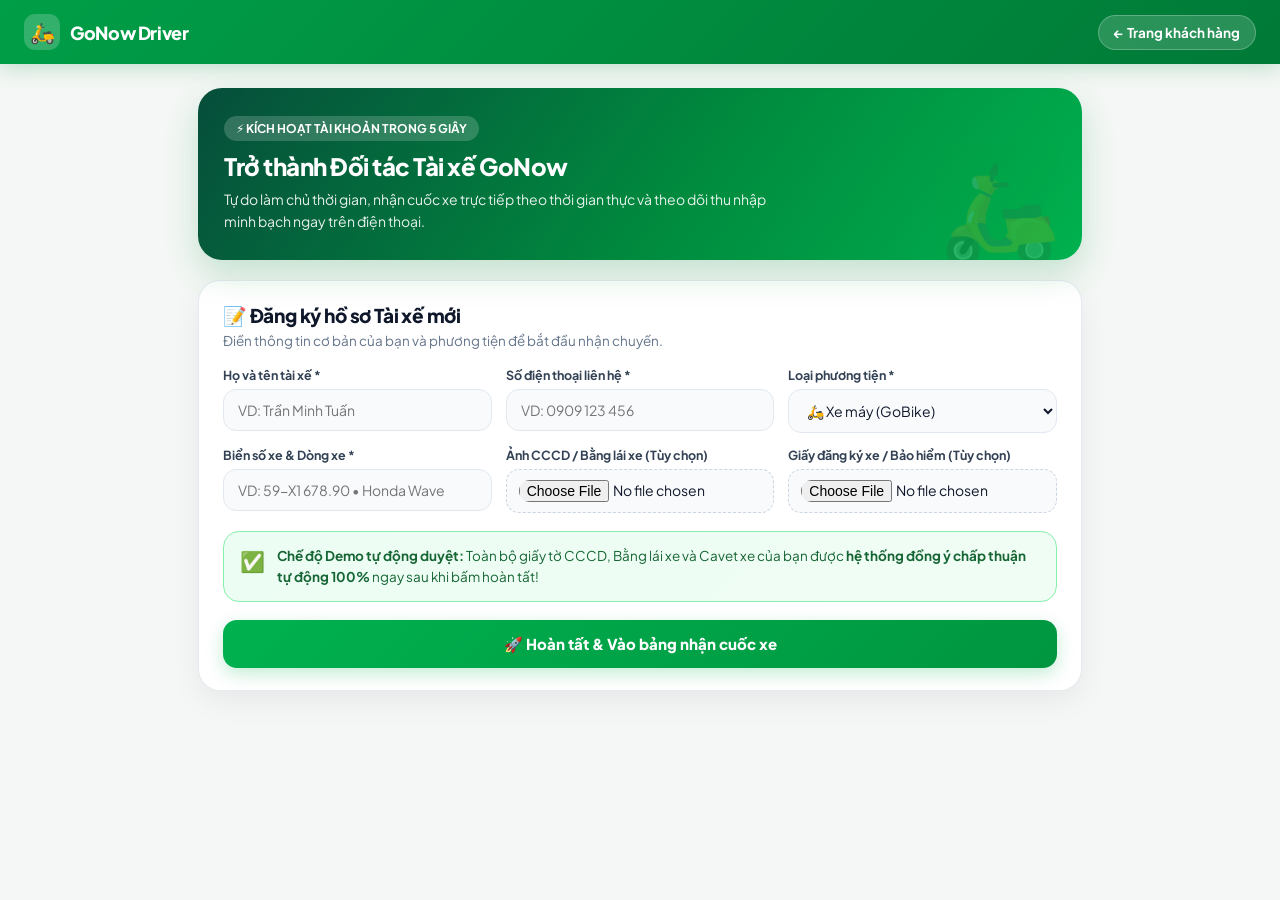
<file: driver.html>
<!DOCTYPE html>
<html lang="vi">
<head>
  <meta charset="UTF-8" />
  <meta name="viewport" content="width=device-width, initial-scale=1.0" />
  <title>GoNow Driver — Trung Tâm Đối Tác Tài Xế</title>
  <link rel="preconnect" href="https://fonts.googleapis.com">
  <link href="https://fonts.googleapis.com/css2?family=Plus+Jakarta+Sans:wght@400;500;600;700;800&display=swap" rel="stylesheet">
  <style>
    :root {
      --grn: #00b14f;
      --grn-dark: #008a3e;
      --grn-soft: #ecfdf3;
      --bg: #f4f7f5;
      --card: #ffffff;
      --ink: #0f172a;
      --muted: #64748b;
      --line: #e2e8f0;
      --shadow: 0 10px 30px rgba(15, 23, 42, 0.06);
    }
    * { box-sizing: border-box; font-family: 'Plus Jakarta Sans', system-ui, -apple-system, sans-serif; }
    body { margin: 0; background: var(--bg); color: var(--ink); -webkit-font-smoothing: antialiased; }

    /* Top Navigation */
    .topbar {
      background: linear-gradient(135deg, #009e47 0%, #007a37 100%);
      color: #fff;
      padding: 14px 24px;
      display: flex;
      justify-content: space-between;
      align-items: center;
      position: sticky;
      top: 0;
      z-index: 30;
      box-shadow: 0 4px 20px rgba(0, 138, 62, 0.22);
    }
    .brand { display: flex; align-items: center; gap: 10px; font-weight: 800; font-size: 18px; letter-spacing: -0.02em; }
    .brandIcon { width: 36px; height: 36px; border-radius: 11px; background: rgba(255,255,255,0.2); display: grid; place-items: center; font-size: 20px; }
    .backBtn {
      color: #fff; text-decoration: none; font-weight: 700; font-size: 13.5px;
      background: rgba(255,255,255,0.16); border: 1px solid rgba(255,255,255,0.25);
      padding: 8px 15px; border-radius: 999px; transition: 0.2s;
    }
    .backBtn:hover { background: rgba(255,255,255,0.28); }

    .wrap { max-width: 920px; margin: 24px auto; padding: 0 18px 80px; }

    /* Hero Banner cho trang Đăng ký */
    .heroBanner {
      background: linear-gradient(125deg, #064e3b 0%, #008a3e 55%, #00b14f 100%);
      border-radius: 24px;
      padding: 28px 26px;
      color: #fff;
      margin-bottom: 20px;
      position: relative;
      overflow: hidden;
      box-shadow: 0 14px 34px rgba(0, 138, 62, 0.2);
    }
    .heroBanner::after {
      content: "🛵";
      position: absolute;
      right: 22px;
      bottom: -10px;
      font-size: 96px;
      opacity: 0.16;
      pointer-events: none;
    }
    .heroPill {
      display: inline-flex; align-items: center; gap: 6px;
      background: rgba(255,255,255,0.18); padding: 5px 12px;
      border-radius: 999px; font-size: 12px; font-weight: 700; margin-bottom: 10px;
    }
    .heroBanner h1 { margin: 0 0 8px; font-size: 24px; font-weight: 800; letter-spacing: -0.02em; }
    .heroBanner p { margin: 0; font-size: 14px; color: rgba(255,255,255,0.9); max-width: 560px; line-height: 1.55; }

    /* Card & Form */
    .card {
      background: var(--card);
      border-radius: 22px;
      padding: 22px 24px;
      box-shadow: var(--shadow);
      margin-bottom: 18px;
      border: 1px solid rgba(226, 232, 240, 0.85);
    }
    .title { margin: 0 0 4px; font-size: 19px; font-weight: 800; color: var(--ink); letter-spacing: -0.01em; }
    .sub { margin: 0 0 18px; font-size: 13.5px; color: var(--muted); }
    .grid2 { display: grid; grid-template-columns: repeat(auto-fit, minmax(240px, 1fr)); gap: 14px; }
    label { display: block; font-size: 12.5px; font-weight: 700; color: #334155; margin-bottom: 6px; }
    input, select {
      width: 100%; padding: 11px 14px; border: 1.5px solid var(--line);
      border-radius: 13px; font-size: 14px; color: var(--ink); background: #f8fafc; transition: 0.2s; outline: none;
    }
    input:focus, select:focus { border-color: var(--grn); background: #fff; box-shadow: 0 0 0 4px rgba(0, 177, 79, 0.12); }

    .fileBox {
      border: 1.5px dashed #cbd5e1; border-radius: 13px; padding: 10px 12px;
      background: #f8fafc; font-size: 13px; color: var(--muted);
    }
    .demoNotice {
      display: flex; align-items: flex-start; gap: 12px;
      background: linear-gradient(135deg, #ecfdf3 0%, #f0fdf4 100%);
      border: 1.5px solid #86efac; border-radius: 16px;
      padding: 14px 16px; margin: 18px 0; font-size: 13.5px; color: #166534; line-height: 1.5;
    }

    /* Buttons */
    .btn {
      display: inline-flex; align-items: center; justify-content: center; gap: 8px;
      background: linear-gradient(135deg, #00b14f 0%, #009640 100%);
      color: #fff; border: none; border-radius: 14px; padding: 12px 20px;
      font-size: 14px; font-weight: 800; cursor: pointer;
      box-shadow: 0 6px 18px rgba(0, 177, 79, 0.24);
      transition: transform 0.18s ease, box-shadow 0.18s ease;
    }
    .btn:hover { transform: translateY(-1.5px); box-shadow: 0 10px 24px rgba(0, 177, 79, 0.32); }
    .btn:active { transform: scale(0.98); }
    .btn.danger { background: #fff1f2; color: #be123c; border: 1.5px solid #fecdd3; box-shadow: none; }
    .btn.danger:hover { background: #ffe4e6; }
    .btn.ghost { background: #f1f5f9; color: #334155; box-shadow: none; }
    .btn.ghost:hover { background: #e2e8f0; }

    /* Driver Dashboard Header & Stats */
    .drvProfileCard {
      background: linear-gradient(135deg, #0f172a 0%, #1e293b 100%);
      color: #fff; border-radius: 24px; padding: 22px 24px; margin-bottom: 18px;
      box-shadow: 0 14px 32px rgba(15, 23, 42, 0.18);
    }
    .drvAvatar {
      width: 54px; height: 54px; border-radius: 18px;
      background: linear-gradient(135deg, #00b14f, #34d399);
      display: grid; place-items: center; font-size: 26px; font-weight: 800; flex-shrink: 0;
    }
    .statGrid {
      display: grid; grid-template-columns: repeat(3, 1fr); gap: 12px; margin-top: 18px;
    }
    .statBox {
      background: rgba(255,255,255,0.08); border: 1px solid rgba(255,255,255,0.12);
      border-radius: 16px; padding: 12px 14px;
    }
    .statVal { font-size: 19px; font-weight: 800; color: #4ade80; margin-top: 2px; }
    .statLbl { font-size: 11.5px; color: #cbd5e1; font-weight: 600; }

    /* Ride Request Cards */
    .rideItem {
      border: 1.5px solid var(--line); border-radius: 18px; padding: 18px;
      margin-bottom: 14px; background: #fff; transition: 0.2s;
    }
    .rideItem:hover { border-color: #a7f3d0; box-shadow: 0 8px 24px rgba(0, 177, 79, 0.08); }
    .rideItem.active { border-color: var(--grn); background: linear-gradient(180deg, #ffffff 0%, #f4fdf8 100%); }

    .timelineRoute {
      position: relative; padding-left: 22px; margin: 12px 0;
      display: flex; flex-direction: column; gap: 10px;
    }
    .timelineRoute::before {
      content: ""; position: absolute; left: 6px; top: 8px; bottom: 8px;
      width: 2px; background: dashed #cbd5e1; border-left: 2px dashed #94a3b8;
    }
    .ptRow { position: relative; font-size: 13.5px; font-weight: 600; color: #1e293b; }
    .ptDot {
      position: absolute; left: -21px; top: 4px; width: 11px; height: 11px;
      border-radius: 50%; border: 2px solid #fff; box-shadow: 0 0 0 2px currentColor;
    }

    .badge { display: inline-flex; align-items: center; gap: 5px; padding: 5px 11px; border-radius: 999px; font-size: 12px; font-weight: 800; }
    .badge.wait { background: #fef3c7; color: #b45309; }
    .badge.run { background: #dbeafe; color: #1d4ed8; }
    .badge.done { background: #dcfce7; color: #15803d; }

    .pulseDot { width: 8px; height: 8px; border-radius: 50%; background: #22c55e; display: inline-block; animation: pulse 1.5s infinite; }
    @keyframes pulse { 0% { box-shadow: 0 0 0 0 rgba(34,197,94,0.6); } 70% { box-shadow: 0 0 0 8px rgba(34,197,94,0); } 100% { box-shadow: 0 0 0 0 rgba(34,197,94,0); } }

    .toast {
      position: fixed; bottom: 24px; left: 50%; transform: translateX(-50%);
      background: #0f172a; color: #fff; padding: 12px 22px; border-radius: 999px;
      font-size: 13.5px; font-weight: 700; z-index: 999; display: none;
      box-shadow: 0 12px 30px rgba(0,0,0,0.25);
    }
    @media (max-width: 600px) {
      .statGrid { grid-template-columns: 1fr; }
      .heroBanner h1 { font-size: 20px; }
    }
  </style>
</head>
<body>
  <header class="topbar">
    <div class="brand">
      <div class="brandIcon">🛵</div>
      <span>GoNow Driver</span>
    </div>
    <a href="index.html" class="backBtn">← Trang khách hàng</a>
  </header>

  <main class="wrap" id="app"></main>
  <div class="toast" id="toast"></div>

  <script>
    const STEPS = ['Đang chờ tài xế nhận', 'Đã nhận chuyến', 'Đang đến điểm đón', 'Đang chở khách', 'Hoàn thành'];
    const esc = s => String(s ?? '').replace(/[&<>"']/g, c => ({'&':'&amp;','<':'&lt;','>':'&gt;','"':'&quot;',"'":'&#39;'}[c]));
    const money = n => Number(n || 0).toLocaleString('vi-VN') + 'đ';

    function showToast(msg) {
      const t = document.getElementById('toast');
      t.textContent = msg;
      t.style.display = 'block';
      clearTimeout(t._tm);
      t._tm = setTimeout(() => t.style.display = 'none', 3200);
    }

    function getDrivers() { try { return JSON.parse(localStorage.getItem('gonow_drivers') || '[]'); } catch { return []; } }
    function saveDrivers(list) { localStorage.setItem('gonow_drivers', JSON.stringify(list)); }
    function getActiveAccountKey() {
      return localStorage.getItem('gonow_active_account_key') || '';
    }
    function getCurrentDriver() {
      const uKey = getActiveAccountKey();
      const drivers = getDrivers();
      if (uKey) {
        const owned = drivers.find(d => String(d.ownerUid) === uKey);
        if (owned) {
          localStorage.setItem('gonow_current_driver_id', owned.id);
          return owned;
        }
      }
      const id = localStorage.getItem('gonow_current_driver_id');
      return drivers.find(d => d.id === id) || null;
    }
    function getOrders() { try { return JSON.parse(localStorage.getItem('gonow_orders') || '[]'); } catch { return []; } }
    function saveOrders(list) { localStorage.setItem('gonow_orders', JSON.stringify(list)); }

    function splitRoute(r) {
      const raw = (Array.isArray(r.detail) && r.detail[0]) ? r.detail[0] : `${r.from || 'Điểm đón khách'} → ${r.to || 'Điểm trả khách'}`;
      const parts = raw.split('→');
      return {
        from: (parts[0] || r.from || 'Điểm đón khách').trim(),
        to: (parts[1] || r.to || 'Điểm trả khách').trim()
      };
    }

    function render() {
      const drv = getCurrentDriver();
      const drivers = getDrivers();
      const app = document.getElementById('app');

      // MÀN HÌNH 1: ĐĂNG KÝ / CHỌN TÀI XẾ
      if (!drv) {
        app.innerHTML = `
          <div class="heroBanner">
            <div class="heroPill">⚡ KÍCH HOẠT TÀI KHOẢN TRONG 5 GIÂY</div>
            <h1>Trở thành Đối tác Tài xế GoNow</h1>
            <p>Tự do làm chủ thời gian, nhận cuốc xe trực tiếp theo thời gian thực và theo dõi thu nhập minh bạch ngay trên điện thoại.</p>
          </div>

          ${drivers.length ? `
            <div class="card">
              <h2 class="title">👨‍✈️ Hồ sơ tài xế đã kích hoạt</h2>
              <p class="sub">Bấm vào tài khoản của bạn để mở bảng điều phối cuốc xe:</p>
              <div style="display:grid;grid-template-columns:repeat(auto-fill,minmax(250px,1fr));gap:10px;">
                ${drivers.map(d => `
                  <button class="btn ghost" onclick="loginDriver('${d.id}')" style="justify-content:flex-start;border:1.5px solid #a7f3d0;background:#f0fdf4;color:#065f46;padding:12px 14px;">
                    <span style="font-size:22px;">${d.vehicleType === 'bike' ? '🛵' : '🚗'}</span>
                    <div style="text-align:left;">
                      <div style="font-weight:800;font-size:14px;">${esc(d.name)}</div>
                      <div style="font-size:12px;color:#047857;">${esc(d.plate)}</div>
                    </div>
                  </button>
                `).join('')}
              </div>
            </div>
          ` : ''}

          <div class="card">
            <h2 class="title">📝 Đăng ký hồ sơ Tài xế mới</h2>
            <p class="sub">Điền thông tin cơ bản của bạn và phương tiện để bắt đầu nhận chuyến.</p>
            <form id="drvRegForm">
              <div class="grid2">
                <div>
                  <label>Họ và tên tài xế *</label>
                  <input id="dName" required placeholder="VD: Trần Minh Tuấn" />
                </div>
                <div>
                  <label>Số điện thoại liên hệ *</label>
                  <input id="dPhone" required placeholder="VD: 0909 123 456" />
                </div>
                <div>
                  <label>Loại phương tiện *</label>
                  <select id="dType">
                    <option value="bike">🛵 Xe máy (GoBike)</option>
                    <option value="car4">🚗 Ô tô 4 chỗ (GoCar)</option>
                    <option value="car7">🚙 Ô tô 7 chỗ (GoCar XL)</option>
                  </select>
                </div>
                <div>
                  <label>Biển số xe & Dòng xe *</label>
                  <input id="dPlate" required placeholder="VD: 59-X1 678.90 • Honda Wave" />
                </div>
                <div>
                  <label>Ảnh CCCD / Bằng lái xe (Tùy chọn)</label>
                  <div class="fileBox"><input type="file" accept="image/*" style="border:none;padding:0;background:transparent;" /></div>
                </div>
                <div>
                  <label>Giấy đăng ký xe / Bảo hiểm (Tùy chọn)</label>
                  <div class="fileBox"><input type="file" accept="image/*" style="border:none;padding:0;background:transparent;" /></div>
                </div>
              </div>

              <div class="demoNotice">
                <span style="font-size:20px;">✅</span>
                <div>
                  <b>Chế độ Demo tự động duyệt:</b> Toàn bộ giấy tờ CCCD, Bằng lái xe và Cavet xe của bạn được <b>hệ thống đồng ý chấp thuận tự động 100%</b> ngay sau khi bấm hoàn tất!
                </div>
              </div>

              <button type="submit" class="btn" style="width:100%;padding:14px;font-size:15px;">
                🚀 Hoàn tất & Vào bảng nhận cuốc xe
              </button>
            </form>
          </div>
        `;

        document.getElementById('drvRegForm').onsubmit = (e) => {
          e.preventDefault();
          const uKey = getActiveAccountKey();
          const newDrv = {
            id: 'DRV-' + Date.now().toString().slice(-6),
            ownerUid: uKey,
            name: document.getElementById('dName').value.trim(),
            phone: document.getElementById('dPhone').value.trim(),
            vehicleType: document.getElementById('dType').value,
            plate: document.getElementById('dPlate').value.trim(),
            online: true
          };
          const list = getDrivers().filter(d => !uKey || String(d.ownerUid) !== uKey);
          list.unshift(newDrv);
          saveDrivers(list);
          localStorage.setItem('gonow_current_driver_id', newDrv.id);
          showToast('🎉 Bản Demo: Hồ sơ đã được duyệt & lưu vĩnh viễn vào tài khoản của bạn!');
          render();
        };
        return;
      }

      // MÀN HÌNH 2: DASHBOARD RIÊNG CỦA TÀI XẾ
      const orders = getOrders().filter(o => o && o.type === 'ride');
      const ignored = drv.ignoredIds || [];
      const myActiveRides = orders.filter(o => !o.cancelled && o.status >= 1 && o.status < 4 && o.driver && o.driver.id === drv.id);
      const incomingRides = orders.filter(o => !o.cancelled && Number(o.status || 0) === 0 && !ignored.includes(o.id));
      const myDoneRides = orders.filter(o => !o.cancelled && o.status >= 4 && o.driver && o.driver.id === drv.id);
      const totalEarned = myDoneRides.reduce((s, r) => s + Number(r.total || 0), 0);

      app.innerHTML = `
        <div class="drvProfileCard">
          <div style="display:flex;justify-content:space-between;align-items:center;flex-wrap:wrap;gap:14px;">
            <div style="display:flex;align-items:center;gap:14px;">
              <div class="drvAvatar">${drv.vehicleType === 'bike' ? '🛵' : '🚖'}</div>
              <div>
                <div style="display:flex;align-items:center;gap:8px;flex-wrap:wrap;">
                  <span style="font-size:19px;font-weight:800;">${esc(drv.name)}</span>
                  <span style="background:rgba(34,197,94,0.2);color:#4ade80;padding:4px 10px;border-radius:999px;font-size:11.5px;font-weight:700;display:inline-flex;align-items:center;gap:6px;">
                    <span class="pulseDot"></span> Đang trực tuyến
                  </span>
                </div>
                <div style="font-size:13px;color:#cbd5e1;margin-top:4px;">
                  ${esc(drv.plate)} • SĐT: ${esc(drv.phone)}
                </div>
              </div>
            </div>
            <div style="display:flex;gap:8px;">
              <button class="btn ghost" onclick="render()" style="background:rgba(255,255,255,0.12);color:#fff;">↻ Làm mới</button>
              <button class="btn danger" onclick="logoutDriver()">Đổi tài khoản</button>
            </div>
          </div>

          <div class="statGrid">
            <div class="statBox">
              <div class="statLbl">Doanh thu hoàn thành</div>
              <div class="statVal">${money(totalEarned)}</div>
            </div>
            <div class="statBox">
              <div class="statLbl">Chuyến đã hoàn tất</div>
              <div class="statVal" style="color:#fff;">${myDoneRides.length} chuyến</div>
            </div>
            <div class="statBox">
              <div class="statLbl">Khách đang chờ nhận</div>
              <div class="statVal" style="color:#fbbf24;">${incomingRides.length} yêu cầu</div>
            </div>
          </div>
        </div>

        ${myActiveRides.length ? `
          <div class="card">
            <h3 class="title">🚀 Cuốc xe đang thực hiện (${myActiveRides.length})</h3>
            <p class="sub">Bấm nút cập nhật bên dưới để thông báo tiến trình trực tiếp lên bản đồ của khách hàng.</p>
            ${myActiveRides.map(r => {
              const st = Number(r.status || 1);
              const nextLabel = st === 1 ? '📍 Xác nhận đã tới điểm đón' : (st === 2 ? '🛵 Đã đón khách — Bắt đầu chạy' : '🎉 Hoàn thành chuyến đi');
              const pt = splitRoute(r);
              return `
                <div class="rideItem active">
                  <div style="display:flex;justify-content:space-between;align-items:center;gap:8px;">
                    <span style="font-weight:800;font-size:15px;">Chuyến #${esc(r.id)}</span>
                    <span class="badge run">${STEPS[st] || 'Đang chạy'}</span>
                  </div>
                  <div class="timelineRoute">
                    <div class="ptRow"><span class="ptDot" style="color:#2563eb;background:#2563eb;"></span>Điểm đón: ${esc(pt.from)}</div>
                    <div class="ptRow"><span class="ptDot" style="color:#ef4444;background:#ef4444;"></span>Điểm đến: ${esc(pt.to)}</div>
                  </div>
                  <div style="display:flex;justify-content:space-between;align-items:center;flex-wrap:wrap;gap:10px;padding-top:12px;border-top:1px dashed var(--line);">
                    <div style="font-size:13.5px;">
                      👤 <b>${esc(r.customer || 'Khách đặt xe')}</b> • Thu khách: <strong style="color:var(--grn-dark);font-size:16px;">${money(r.total)}</strong>
                    </div>
                    <div style="display:flex;gap:8px;">
                      <button class="btn" onclick="advanceRide('${esc(r.id)}')">${nextLabel}</button>
                      <button class="btn danger" onclick="releaseRide('${esc(r.id)}')">Hủy chuyến</button>
                    </div>
                  </div>
                </div>
              `;
            }).join('')}
          </div>
        ` : ''}

        <div class="card">
          <div style="display:flex;justify-content:space-between;align-items:center;margin-bottom:4px;">
            <h3 class="title">🔔 Yêu cầu đặt xe mới (${incomingRides.length})</h3>
            <span class="badge wait">Tự động cập nhật</span>
          </div>
          <p class="sub">Khách hàng vừa đặt xe sẽ hiển thị ngay tại đây. Bạn có quyền nhận hoặc bỏ qua.</p>

          ${incomingRides.length ? incomingRides.map(r => {
            const pt = splitRoute(r);
            const svc = Array.isArray(r.detail) && r.detail[1] ? r.detail[1] : (r.service || 'Dịch vụ GoNow');
            return `
              <div class="rideItem">
                <div style="display:flex;justify-content:space-between;align-items:center;gap:8px;">
                  <div>
                    <span style="font-weight:800;font-size:15.5px;color:var(--ink);">${esc(svc)}</span>
                    <span style="font-size:12px;color:var(--muted);"> • #${esc(r.id)} • ${esc(r.createdAt || '')}</span>
                  </div>
                  <strong style="font-size:17px;font-weight:800;color:var(--grn-dark);">${money(r.total)}</strong>
                </div>

                <div class="timelineRoute">
                  <div class="ptRow"><span class="ptDot" style="color:#2563eb;background:#2563eb;"></span>Đón tại: ${esc(pt.from)}</div>
                  <div class="ptRow"><span class="ptDot" style="color:#ef4444;background:#ef4444;"></span>Trả tại: ${esc(pt.to)}</div>
                </div>

                <div style="display:flex;justify-content:space-between;align-items:center;flex-wrap:wrap;gap:10px;padding-top:12px;border-top:1px solid #f1f5f9;">
                  <span style="font-size:13px;color:var(--muted);">👤 Khách: <b style="color:var(--ink);">${esc(r.customer || 'Khách vãng lai')}</b></span>
                  <div style="display:flex;gap:8px;">
                    <button class="btn danger" onclick="rejectRide('${esc(r.id)}')">✕ Bỏ qua</button>
                    <button class="btn" onclick="acceptRide('${esc(r.id)}')">✅ Nhận chuyến ngay</button>
                  </div>
                </div>
              </div>
            `;
          }).join('') : `
            <div style="text-align:center;padding:36px 16px;background:#f8fafc;border-radius:16px;border:1.5px dashed var(--line);">
              <div style="font-size:38px;margin-bottom:8px;">📡</div>
              <div style="font-weight:800;font-size:15px;margin-bottom:4px;">Đang quét yêu cầu đặt xe quanh khu vực...</div>
              <div style="font-size:13px;color:var(--muted);">Khi có khách đặt xe bên trang chủ, cuốc xe sẽ nổ chuông hiển thị tại đây ngay lập tức.</div>
            </div>
          `}
        </div>

        <div class="card">
          <h3 class="title" style="font-size:16px;">🧾 Lịch sử cuốc xe đã hoàn thành (${myDoneRides.length})</h3>
          ${myDoneRides.length ? myDoneRides.map(r => {
            const pt = splitRoute(r);
            return `
              <div style="display:flex;justify-content:space-between;align-items:center;padding:12px 0;border-bottom:1px solid #f1f5f9;font-size:13.5px;gap:10px;">
                <div>
                  <b>#${esc(r.id)}</b> • ${esc(pt.from)} → ${esc(pt.to)}
                  <div style="font-size:12px;color:var(--muted);">${esc(r.createdAt || '')}</div>
                </div>
                <strong style="color:var(--grn-dark);white-space:nowrap;">+${money(r.total)}</strong>
              </div>
            `;
          }).join('') : `<p style="font-size:13px;color:var(--muted);margin:8px 0 0;">Chưa có chuyến xe nào hoàn thành.</p>`}
        </div>
      `;
    }

    window.loginDriver = (id) => { localStorage.setItem('gonow_current_driver_id', id); render(); };
    window.logoutDriver = () => { localStorage.removeItem('gonow_current_driver_id'); render(); };
    window.acceptRide = (orderId) => {
      const drv = getCurrentDriver();
      if (!drv) return;
      const list = getOrders();
      const o = list.find(x => String(x.id) === String(orderId));
      if (!o || o.status !== 0) { showToast('Chuyến này đã có tài xế khác nhận hoặc bị hủy!'); return render(); }
      o.status = 1;
      o.upd = Date.now();
      o.driver = { id: drv.id, name: drv.name, phone: drv.phone, plate: drv.plate, model: drv.plate, rating: 5.0, trips: 120, years: 2 };
      saveOrders(list);
      showToast('✅ Đã nhận chuyến! Vị trí của bạn đã hiển thị bên khách hàng.');
      render();
    };
    window.rejectRide = (orderId) => {
      const drv = getCurrentDriver();
      if (!drv) return;
      const drivers = getDrivers();
      const me = drivers.find(d => d.id === drv.id);
      if (me) { me.ignoredIds = [...(me.ignoredIds || []), orderId]; saveDrivers(drivers); }
      showToast('Đã bỏ qua chuyến xe này.');
      render();
    };
    window.advanceRide = (orderId) => {
      const list = getOrders();
      const o = list.find(x => String(x.id) === String(orderId));
      if (!o) return;
      o.status = Math.min(4, Number(o.status || 1) + 1);
      o.upd = Date.now();
      saveOrders(list);
      showToast(o.status === 4 ? '🎉 Hoàn thành chuyến đi! Doanh thu đã được cộng.' : 'Đã cập nhật tiến độ cho khách hàng!');
      render();
    };
    window.releaseRide = (orderId) => {
      const list = getOrders();
      const o = list.find(x => String(x.id) === String(orderId));
      if (!o) return;
      o.status = 0;
      delete o.driver;
      o.upd = Date.now();
      saveOrders(list);
      showToast('Đã trả chuyến về hàng chờ.');
      render();
    };

    window.addEventListener('storage', (e) => { if (e.key === 'gonow_orders') render(); });
    render();
  </script>
  <script>
(function listenExpressDriverBroadcast() {
  const _esc = s => String(s ?? '').replace(/[&<>"']/g, c => ({'&':'&amp;','<':'&lt;','>':'&gt;','"':'&quot;',"'":'&#39;'}[c]));
  const shownIds = new Set();

  function showDriverRequestBanner(order) {
    if (!order || !order.id || shownIds.has(order.id)) return;
    shownIds.add(order.id);

    const old = document.getElementById('gnDriverExpressAlert');
    if (old) old.remove();

    const banner = document.createElement('div');
    banner.id = 'gnDriverExpressAlert';
    banner.style.cssText = 'position:fixed;inset:0;z-index:99999;background:rgba(15,23,42,.65);backdrop-filter:blur(4px);display:grid;place-items:center;padding:16px;';
    banner.innerHTML = `
      <div style="background:#fff;width:100%;max-width:440px;border-radius:24px;padding:22px;box-shadow:0 24px 60px rgba(0,0,0,.35);border:2px solid #00b14f;">
        <div style="display:flex;justify-content:space-between;align-items:center;margin-bottom:10px;">
          <span style="background:#dcfce7;color:#166534;font-weight:800;font-size:12px;padding:5px 12px;border-radius:999px;">🔔 CUỐC GIAO HÀNG MỚI</span>
          <strong style="font-size:18px;color:#008a3e;">${Number(order.total || 0).toLocaleString('vi-VN')}đ</strong>
        </div>
        <h3 style="margin:0 0 10px;font-size:17px;color:#0f172a;">${_esc(order.serviceName || 'GoNow Express')} • #${_esc(order.id)}</h3>

        <div style="background:#f8fafc;border:1px solid #e2e8f0;border-radius:14px;padding:12px;font-size:13.5px;line-height:1.55;margin-bottom:14px;">
          <div style="margin-bottom:8px;"><b style="color:#2563eb;">🔵 Điểm nhận hàng:</b><br>${_esc(order.from)}</div>
          <div><b style="color:#ef4444;">🔴 Điểm giao hàng:</b><br>${_esc(order.to)}</div>
        </div>

        ${order.packagePhoto ? `
          <div style="margin-bottom:14px;text-align:center;">
            <div style="font-size:12px;font-weight:700;color:#475569;margin-bottom:4px;">Ảnh kiện hàng khách chụp:</div>
            <img src="${order.packagePhoto}" style="max-height:120px;border-radius:10px;border:1px solid #cbd5e1;" alt="Ảnh đơn hàng">
          </div>
        ` : ''}

        <div style="display:flex;gap:10px;">
          <button type="button" id="drvRejectExp" style="flex:1;padding:12px;border-radius:12px;border:1.5px solid #cbd5e1;background:#fff;font-weight:700;cursor:pointer;">Bỏ qua</button>
          <button type="button" id="drvAcceptExp" style="flex:1.5;padding:12px;border-radius:12px;border:none;background:#00b14f;color:#fff;font-weight:800;font-size:14.5px;cursor:pointer;">✅ Nhận cuốc ngay</button>
        </div>
      </div>
    `;
    document.body.appendChild(banner);

    banner.querySelector('#drvRejectExp').onclick = () => banner.remove();
    banner.querySelector('#drvAcceptExp').onclick = () => {
      // Cập nhật trạng thái đã nhận cuốc vào kho đơn hàng chung
      ['gonow_orders', 'gn_orders', 'orders', 'gn_driver_requests'].forEach(key => {
        try {
          const list = JSON.parse(localStorage.getItem(key) || '[]');
          const found = list.find(x => x && x.id === order.id);
          if (found) {
            found.status = 1;
            found.statusText = 'Tài xế đã nhận đơn & đang đến lấy hàng';
            found.acceptedBy = 'Tài xế GoNow';
            localStorage.setItem(key, JSON.stringify(list));
          }
        } catch {}
      });
      banner.remove();
      alert(`Bạn đã nhận cuốc #${order.id} thành công! Vui lòng di chuyển tới điểm nhận hàng.`);
      if (typeof renderDriverOrders === 'function') renderDriverOrders();
    };
  }

  // 1. Lắng nghe realtime qua BroadcastChannel
  try {
    const bc = new BroadcastChannel('gonow_driver_channel');
    bc.onmessage = (e) => {
      if (e.data && e.data.type === 'NEW_EXPRESS_ORDER') {
        showDriverRequestBanner(e.data.order);
      }
    };
  } catch {}

  // 2. Lắng nghe qua localStorage khi mở nhiều tab hoặc tải lại trang
  function checkPendingDriverQueue() {
    try {
      const queue = JSON.parse(localStorage.getItem('gn_driver_requests') || '[]');
      const newest = queue.find(q => q && !q.acceptedBy && !q.cancelled && Number(q.status || 0) === 0);
      if (newest) showDriverRequestBanner(newest);
    } catch {}
  }

  window.addEventListener('storage', (e) => {
    if (e.key === 'gn_driver_requests') checkPendingDriverQueue();
  });
  setTimeout(checkPendingDriverQueue, 600);
})();
</script>
</body>
</html>
</file>
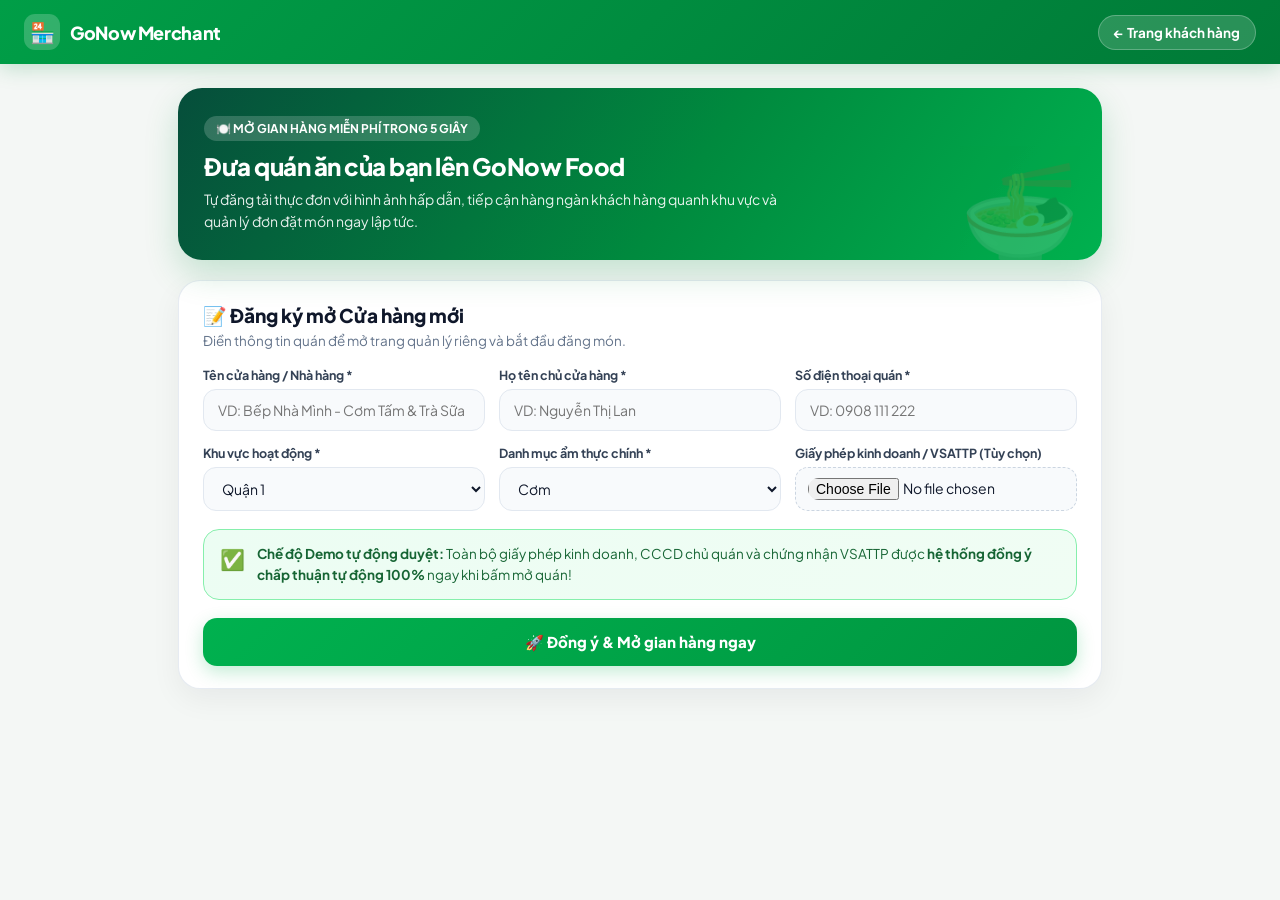
<file: partner.html>
<!DOCTYPE html>
<html lang="vi">
<head>
  <meta charset="UTF-8" />
  <meta name="viewport" content="width=device-width, initial-scale=1.0" />
  <title>GoNow Merchant — Trung Tâm Quản Lý Nhà Hàng</title>
  <link rel="preconnect" href="https://fonts.googleapis.com">
  <link href="https://fonts.googleapis.com/css2?family=Plus+Jakarta+Sans:wght@400;500;600;700;800&display=swap" rel="stylesheet">
  <style>
    :root {
      --grn: #00b14f;
      --grn-dark: #008a3e;
      --bg: #f4f7f5;
      --card: #ffffff;
      --ink: #0f172a;
      --muted: #64748b;
      --line: #e2e8f0;
      --shadow: 0 10px 30px rgba(15, 23, 42, 0.06);
    }
    * { box-sizing: border-box; font-family: 'Plus Jakarta Sans', system-ui, -apple-system, sans-serif; }
    body { margin: 0; background: var(--bg); color: var(--ink); -webkit-font-smoothing: antialiased; }

    .topbar {
      background: linear-gradient(135deg, #009e47 0%, #007a37 100%);
      color: #fff; padding: 14px 24px;
      display: flex; justify-content: space-between; align-items: center;
      position: sticky; top: 0; z-index: 30;
      box-shadow: 0 4px 20px rgba(0, 138, 62, 0.22);
    }
    .brand { display: flex; align-items: center; gap: 10px; font-weight: 800; font-size: 18px; letter-spacing: -0.02em; }
    .brandIcon { width: 36px; height: 36px; border-radius: 11px; background: rgba(255,255,255,0.2); display: grid; place-items: center; font-size: 20px; }
    .backBtn {
      color: #fff; text-decoration: none; font-weight: 700; font-size: 13.5px;
      background: rgba(255,255,255,0.16); border: 1px solid rgba(255,255,255,0.25);
      padding: 8px 15px; border-radius: 999px; transition: 0.2s;
    }
    .backBtn:hover { background: rgba(255,255,255,0.28); }

    .wrap { max-width: 960px; margin: 24px auto; padding: 0 18px 80px; }

    .heroBanner {
      background: linear-gradient(125deg, #064e3b 0%, #008a3e 55%, #00b14f 100%);
      border-radius: 24px; padding: 28px 26px; color: #fff; margin-bottom: 20px;
      position: relative; overflow: hidden; box-shadow: 0 14px 34px rgba(0, 138, 62, 0.2);
    }
    .heroBanner::after { content: "🍜"; position: absolute; right: 22px; bottom: -10px; font-size: 96px; opacity: 0.16; pointer-events: none; }
    .heroPill { display: inline-flex; align-items: center; gap: 6px; background: rgba(255,255,255,0.18); padding: 5px 12px; border-radius: 999px; font-size: 12px; font-weight: 700; margin-bottom: 10px; }
    .heroBanner h1 { margin: 0 0 8px; font-size: 24px; font-weight: 800; letter-spacing: -0.02em; }
    .heroBanner p { margin: 0; font-size: 14px; color: rgba(255,255,255,0.9); max-width: 580px; line-height: 1.55; }

    .card {
      background: var(--card); border-radius: 22px; padding: 22px 24px;
      box-shadow: var(--shadow); margin-bottom: 18px;
      border: 1px solid rgba(226, 232, 240, 0.85);
    }
    .title { margin: 0 0 4px; font-size: 19px; font-weight: 800; color: var(--ink); }
    .sub { margin: 0 0 18px; font-size: 13.5px; color: var(--muted); }
    .grid2 { display: grid; grid-template-columns: repeat(auto-fit, minmax(240px, 1fr)); gap: 14px; }
    label { display: block; font-size: 12.5px; font-weight: 700; color: #334155; margin-bottom: 6px; }
    input, select, textarea {
      width: 100%; padding: 11px 14px; border: 1.5px solid var(--line);
      border-radius: 13px; font-size: 14px; color: var(--ink); background: #f8fafc; transition: 0.2s; outline: none;
    }
    input:focus, select:focus, textarea:focus { border-color: var(--grn); background: #fff; box-shadow: 0 0 0 4px rgba(0, 177, 79, 0.12); }

    .fileBox { border: 1.5px dashed #cbd5e1; border-radius: 13px; padding: 10px 12px; background: #f8fafc; font-size: 13px; }
    .demoNotice {
      display: flex; align-items: flex-start; gap: 12px;
      background: linear-gradient(135deg, #ecfdf3 0%, #f0fdf4 100%);
      border: 1.5px solid #86efac; border-radius: 16px;
      padding: 14px 16px; margin: 18px 0; font-size: 13.5px; color: #166534; line-height: 1.5;
    }

    .btn {
      display: inline-flex; align-items: center; justify-content: center; gap: 8px;
      background: linear-gradient(135deg, #00b14f 0%, #009640 100%);
      color: #fff; border: none; border-radius: 14px; padding: 11px 18px;
      font-size: 14px; font-weight: 800; cursor: pointer;
      box-shadow: 0 6px 18px rgba(0, 177, 79, 0.24);
      transition: transform 0.18s ease, box-shadow 0.18s ease;
    }
    .btn:hover { transform: translateY(-1.5px); box-shadow: 0 10px 24px rgba(0, 177, 79, 0.32); }
    .btn.danger { background: #fff1f2; color: #be123c; border: 1.5px solid #fecdd3; box-shadow: none; }
    .btn.danger:hover { background: #ffe4e6; }
    .btn.ghost { background: #f1f5f9; color: #334155; box-shadow: none; }

    /* Shop Header & Stats */
    .shopHeroCard {
      background: linear-gradient(135deg, #064e3b 0%, #047857 100%);
      color: #fff; border-radius: 24px; padding: 22px 24px; margin-bottom: 18px;
      box-shadow: 0 14px 32px rgba(6, 78, 59, 0.2);
    }
    .shopAvatar {
      width: 56px; height: 56px; border-radius: 18px;
      background: rgba(255,255,255,0.18); backdrop-filter: blur(6px);
      display: grid; place-items: center; font-size: 28px; flex-shrink: 0;
    }
    .statGrid { display: grid; grid-template-columns: repeat(3, 1fr); gap: 12px; margin-top: 18px; }
    .statBox { background: rgba(255,255,255,0.12); border: 1px solid rgba(255,255,255,0.16); border-radius: 16px; padding: 12px 14px; }
    .statVal { font-size: 19px; font-weight: 800; color: #fff; margin-top: 2px; }
    .statLbl { font-size: 11.5px; color: #d1fae5; font-weight: 600; }

    /* Tabs */
    .tabs { display: flex; gap: 10px; margin-bottom: 18px; }
    .tabBtn {
      padding: 11px 18px; border-radius: 14px; border: 1.5px solid var(--line);
      background: #fff; font-weight: 800; font-size: 14px; color: #475569;
      cursor: pointer; transition: 0.2s;
    }
    .tabBtn.active {
      background: var(--grn); border-color: var(--grn); color: #fff;
      box-shadow: 0 6px 16px rgba(0, 177, 79, 0.25);
    }

    /* Order & Food Grid */
    .ordBox { border: 1.5px solid var(--line); border-radius: 18px; padding: 18px; margin-bottom: 14px; background: #fff; }
    .foodGrid { display: grid; grid-template-columns: repeat(auto-fill, minmax(260px, 1fr)); gap: 14px; }
    .foodCard {
      border: 1.5px solid var(--line); border-radius: 18px; overflow: hidden;
      background: #fff; display: flex; flex-direction: column; transition: 0.2s;
    }
    .foodCard:hover { transform: translateY(-2px); box-shadow: 0 10px 24px rgba(15, 23, 42, 0.08); border-color: #a7f3d0; }
    .foodThumb { width: 100%; height: 150px; object-fit: cover; background: #f1f5f9; }
    .foodBody { padding: 14px; flex: 1; display: flex; flex-direction: column; justify-content: space-between; }

    .badge { display: inline-flex; align-items: center; padding: 4px 10px; border-radius: 999px; font-size: 12px; font-weight: 800; }
    .badge.wait { background: #fef3c7; color: #b45309; }
    .badge.run { background: #dbeafe; color: #1d4ed8; }
    .badge.done { background: #dcfce7; color: #15803d; }

    .toast {
      position: fixed; bottom: 24px; left: 50%; transform: translateX(-50%);
      background: #0f172a; color: #fff; padding: 12px 22px; border-radius: 999px;
      font-size: 13.5px; font-weight: 700; z-index: 999; display: none;
      box-shadow: 0 12px 30px rgba(0,0,0,0.25);
    }
    @media (max-width: 600px) { .statGrid { grid-template-columns: 1fr; } }
  </style>
</head>
<body>
  <header class="topbar">
    <div class="brand">
      <div class="brandIcon">🏪</div>
      <span>GoNow Merchant</span>
    </div>
    <a href="index.html" class="backBtn">← Trang khách hàng</a>
  </header>

  <main class="wrap" id="app"></main>
  <div class="toast" id="toast"></div>

  <script>
    const FOOD_STEPS = ['Chờ quán xác nhận', 'Quán đang chuẩn bị món', 'Tài xế đang lấy món', 'Đang giao đến khách', 'Hoàn thành'];
    const esc = s => String(s ?? '').replace(/[&<>"']/g, c => ({'&':'&amp;','<':'&lt;','>':'&gt;','"':'&quot;',"'":'&#39;'}[c]));
    const money = n => Number(n || 0).toLocaleString('vi-VN') + 'đ';
    let curTab = 'orders';

    function showToast(msg) {
      const t = document.getElementById('toast');
      t.textContent = msg;
      t.style.display = 'block';
      clearTimeout(t._tm);
      t._tm = setTimeout(() => t.style.display = 'none', 3200);
    }

    function getPartners() { try { return JSON.parse(localStorage.getItem('gonow_partners') || '[]'); } catch { return []; } }
    function savePartners(list) { localStorage.setItem('gonow_partners', JSON.stringify(list)); }
    function getActiveAccountKey() {
      return localStorage.getItem('gonow_active_account_key') || '';
    }
    function getCurrentPartner() {
      const uKey = getActiveAccountKey();
      const partners = getPartners();
      if (uKey) {
        const owned = partners.find(p => String(p.ownerUid) === uKey);
        if (owned) {
          localStorage.setItem('gonow_current_partner_id', owned.id);
          return owned;
        }
      }
      const id = localStorage.getItem('gonow_current_partner_id');
      return partners.find(p => p.id === id) || null;
    }
    function getOrders() { try { return JSON.parse(localStorage.getItem('gonow_orders') || '[]'); } catch { return []; } }
    function saveOrders(list) { localStorage.setItem('gonow_orders', JSON.stringify(list)); }
    function getPartnerFoods() { try { return JSON.parse(localStorage.getItem('gonow_partner_foods') || '[]'); } catch { return []; } }
    function savePartnerFoods(list) { localStorage.setItem('gonow_partner_foods', JSON.stringify(list)); }

    function render() {
      const shop = getCurrentPartner();
      const partners = getPartners();
      const app = document.getElementById('app');

      // MÀN HÌNH 1: ĐĂNG KÝ / CHỌN CỬA HÀNG
      if (!shop) {
        app.innerHTML = `
          <div class="heroBanner">
            <div class="heroPill">🍽️ MỞ GIAN HÀNG MIỄN PHÍ TRONG 5 GIÂY</div>
            <h1>Đưa quán ăn của bạn lên GoNow Food</h1>
            <p>Tự đăng tải thực đơn với hình ảnh hấp dẫn, tiếp cận hàng ngàn khách hàng quanh khu vực và quản lý đơn đặt món ngay lập tức.</p>
          </div>

          ${partners.length ? `
            <div class="card">
              <h2 class="title">🏪 Cửa hàng đã đăng ký</h2>
              <p class="sub">Chọn gian hàng của bạn để xem đơn khách đặt và quản lý thực đơn:</p>
              <div style="display:grid;grid-template-columns:repeat(auto-fill,minmax(250px,1fr));gap:10px;">
                ${partners.map(p => `
                  <button class="btn ghost" onclick="loginPartner('${p.id}')" style="justify-content:flex-start;border:1.5px solid #a7f3d0;background:#f0fdf4;color:#065f46;padding:12px 14px;">
                    <span style="font-size:24px;">🏪</span>
                    <div style="text-align:left;">
                      <div style="font-weight:800;font-size:14px;">${esc(p.storeName)}</div>
                      <div style="font-size:12px;color:#047857;">${esc(p.district)} • ${esc(p.mainCat)}</div>
                    </div>
                  </button>
                `).join('')}
              </div>
            </div>
          ` : ''}

          <div class="card">
            <h2 class="title">📝 Đăng ký mở Cửa hàng mới</h2>
            <p class="sub">Điền thông tin quán để mở trang quản lý riêng và bắt đầu đăng món.</p>
            <form id="shopRegForm">
              <div class="grid2">
                <div>
                  <label>Tên cửa hàng / Nhà hàng *</label>
                  <input id="sName" required placeholder="VD: Bếp Nhà Mình - Cơm Tấm & Trà Sữa" />
                </div>
                <div>
                  <label>Họ tên chủ cửa hàng *</label>
                  <input id="sOwner" required placeholder="VD: Nguyễn Thị Lan" />
                </div>
                <div>
                  <label>Số điện thoại quán *</label>
                  <input id="sPhone" required placeholder="VD: 0908 111 222" />
                </div>
                <div>
                  <label>Khu vực hoạt động *</label>
                  <select id="sDistrict">
                    <option>Quận 1</option><option>Quận 3</option><option>Quận 5</option>
                    <option>Quận 7</option><option>Quận 10</option><option>Bình Thạnh</option>
                    <option>Phú Nhuận</option><option>Tân Bình</option><option>Thủ Đức</option>
                  </select>
                </div>
                <div>
                  <label>Danh mục ẩm thực chính *</label>
                  <select id="sCat">
                    <option>Cơm</option><option>Món nước</option><option>Đồ uống</option>
                    <option>Ăn vặt</option><option>Pizza & Burger</option><option>Tráng miệng</option><option>Món chay</option>
                  </select>
                </div>
                <div>
                  <label>Giấy phép kinh doanh / VSATTP (Tùy chọn)</label>
                  <div class="fileBox"><input type="file" accept="image/*,.pdf" style="border:none;padding:0;background:transparent;" /></div>
                </div>
              </div>

              <div class="demoNotice">
                <span style="font-size:20px;">✅</span>
                <div>
                  <b>Chế độ Demo tự động duyệt:</b> Toàn bộ giấy phép kinh doanh, CCCD chủ quán và chứng nhận VSATTP được <b>hệ thống đồng ý chấp thuận tự động 100%</b> ngay khi bấm mở quán!
                </div>
              </div>

              <button type="submit" class="btn" style="width:100%;padding:14px;font-size:15px;">
                🚀 Đồng ý & Mở gian hàng ngay
              </button>
            </form>
          </div>
        `;

        document.getElementById('shopRegForm').onsubmit = (e) => {
          e.preventDefault();
          const uKey = getActiveAccountKey();
          const newShop = {
            id: 'SHOP-' + Date.now().toString().slice(-6),
            ownerUid: uKey,
            storeId: Math.floor(100 + Math.random() * 899),
            storeName: document.getElementById('sName').value.trim(),
            owner: document.getElementById('sOwner').value.trim(),
            phone: document.getElementById('sPhone').value.trim(),
            district: document.getElementById('sDistrict').value,
            mainCat: document.getElementById('sCat').value
          };
          const list = getPartners().filter(p => !uKey || String(p.ownerUid) !== uKey);
          list.unshift(newShop);
          savePartners(list);
          localStorage.setItem('gonow_current_partner_id', newShop.id);
          showToast('🎉 Bản Demo: Cửa hàng đã được duyệt & gắn vĩnh viễn vào tài khoản của bạn!');
          render();
        };
        return;
      }

      // MÀN HÌNH 2: DASHBOARD RIÊNG CỦA NHÀ HÀNG
      const myFoods = getPartnerFoods().filter(f => f.partnerId === shop.id);
      const myFoodIds = new Set(myFoods.map(f => String(f.id)));
      const allFoodOrders = getOrders().filter(o => o && o.type === 'food');
      const shopOrders = allFoodOrders.filter(o =>
        String(o.storeId) === String(shop.storeId) ||
        (o.storeName && o.storeName === shop.storeName) ||
        (Array.isArray(o.items) && o.items.some(it => myFoodIds.has(String(it.id))))
      );
      const shopRevenue = shopOrders.filter(o => !o.cancelled).reduce((s, o) => s + Number(o.total || 0), 0);

      app.innerHTML = `
        <div class="shopHeroCard">
          <div style="display:flex;justify-content:space-between;align-items:center;flex-wrap:wrap;gap:14px;">
            <div style="display:flex;align-items:center;gap:14px;">
              <div class="shopAvatar">🏪</div>
              <div>
                <div style="display:flex;align-items:center;gap:8px;flex-wrap:wrap;">
                  <span style="font-size:20px;font-weight:800;">${esc(shop.storeName)}</span>
                  <span style="background:rgba(255,255,255,0.2);color:#fff;padding:4px 10px;border-radius:999px;font-size:11.5px;font-weight:700;">✓ Đang mở cửa</span>
                </div>
                <div style="font-size:13px;color:#d1fae5;margin-top:4px;">
                  Chủ quán: ${esc(shop.owner)} • Khu vực: ${esc(shop.district)} • SĐT: ${esc(shop.phone)}
                </div>
              </div>
            </div>
            <div style="display:flex;gap:8px;">
              <button class="btn ghost" onclick="render()" style="background:rgba(255,255,255,0.16);color:#fff;">↻ Làm mới</button>
              <button class="btn danger" onclick="logoutPartner()">Đổi cửa hàng</button>
            </div>
          </div>

          <div class="statGrid">
            <div class="statBox">
              <div class="statLbl">Tổng doanh thu đơn hàng</div>
              <div class="statVal">${money(shopRevenue)}</div>
            </div>
            <div class="statBox">
              <div class="statLbl">Đơn khách đã đặt</div>
              <div class="statVal">${shopOrders.length} đơn</div>
            </div>
            <div class="statBox">
              <div class="statLbl">Sản phẩm đang bán</div>
              <div class="statVal">${myFoods.length} món</div>
            </div>
          </div>
        </div>

        <div class="tabs">
          <button class="tabBtn ${curTab === 'orders' ? 'active' : ''}" onclick="switchTab('orders')">
            📦 Đơn khách đặt (${shopOrders.length})
          </button>
          <button class="tabBtn ${curTab === 'menu' ? 'active' : ''}" onclick="switchTab('menu')">
            🍽️ Thực đơn & Thêm món (${myFoods.length})
          </button>
        </div>

        ${curTab === 'orders' ? `
          <div class="card">
            <h3 class="title">📦 Đơn đặt món tại ${esc(shop.storeName)}</h3>
            <p class="sub">Khi khách đặt sản phẩm của quán bạn trên trang chủ, đơn sẽ hiển thị tại đây để bạn xác nhận.</p>

            ${shopOrders.length ? shopOrders.map(o => {
              const st = Number(o.status || 0);
              const isCancel = !!o.cancelled;
              const isDone = !isCancel && st >= 4;
              const itemsTxt = Array.isArray(o.items)
                ? o.items.map(i => `<div style="display:flex;justify-content:space-between;padding:4px 0;"><span>• <b>${esc(i.name)}</b> × ${i.qty} ${i.note ? `<i style="color:var(--muted);">(${esc(i.note)})</i>` : ''}</span><b>${money(i.price * i.qty)}</b></div>`).join('')
                : (Array.isArray(o.detail) ? o.detail.map(d => `<div>${esc(d)}</div>`).join('') : '');
              const nextBtn = st === 0 ? '✅ Nhận đơn & Chuẩn bị món' : (st === 1 ? '🛵 Bàn giao tài xế' : (st === 2 ? '🚚 Đang giao đến khách' : '🎉 Hoàn tất đơn'));

              return `
                <div class="ordBox">
                  <div style="display:flex;justify-content:space-between;align-items:center;margin-bottom:10px;">
                    <div>
                      <b style="font-size:15.5px;">Đơn hàng #${esc(o.id)}</b>
                      <span style="font-size:12px;color:var(--muted);"> • ${esc(o.createdAt || '')}</span>
                    </div>
                    <span class="badge ${isCancel ? 'wait' : (isDone ? 'done' : 'run')}" style="${isCancel ? 'background:#fee2e2;color:#b91c1c;' : ''}">
                      ${isCancel ? 'Đã hủy' : (FOOD_STEPS[st] || 'Đang xử lý')}
                    </span>
                  </div>

                  <div style="background:#f8fafc;padding:12px 14px;border-radius:14px;font-size:13.5px;margin-bottom:12px;border:1px solid #f1f5f9;">
                    ${itemsTxt}
                    <div style="margin-top:8px;padding-top:8px;border-top:1px dashed #cbd5e1;font-size:12.5px;color:#475569;">
                      👤 Khách đặt: <b>${esc(o.customer || 'Khách hàng')}</b> • SĐT: <b>${esc(o.phone || '')}</b><br/>
                      📍 Giao đến: ${esc(o.address || '')}
                    </div>
                  </div>

                  <div style="display:flex;justify-content:space-between;align-items:center;flex-wrap:wrap;gap:10px;">
                    <div>Tổng tiền đơn: <strong style="color:var(--grn-dark);font-size:17px;">${money(o.total)}</strong></div>
                    ${!isCancel && !isDone ? `
                      <div style="display:flex;gap:8px;">
                        ${st <= 1 ? `<button class="btn danger" onclick="cancelFoodOrder('${esc(o.id)}')">✕ Từ chối</button>` : ''}
                        <button class="btn" onclick="advanceFoodOrder('${esc(o.id)}')">${nextBtn}</button>
                      </div>
                    ` : ''}
                  </div>
                </div>
              `;
            }).join('') : `
              <div style="text-align:center;padding:36px 16px;background:#f8fafc;border-radius:16px;border:1.5px dashed var(--line);">
                <div style="font-size:38px;margin-bottom:8px;">🛍️</div>
                <div style="font-weight:800;font-size:15px;margin-bottom:4px;">Chưa có đơn đặt món nào</div>
                <div style="font-size:13px;color:var(--muted);margin-bottom:14px;">Hãy thêm sản phẩm mới ở tab <b>Thực đơn & Thêm món</b> để khách hàng đặt mua nhé!</div>
                <button class="btn" onclick="switchTab('menu')">➕ Thêm sản phẩm ngay</button>
              </div>
            `}
          </div>
        ` : `
          <div class="card">
            <h3 class="title">➕ Đăng sản phẩm mới lên GoNow</h3>
            <p class="sub">Sản phẩm vừa thêm sẽ xuất hiện ngay lập tức trên trang chủ để khách hàng đặt mua.</p>
            <form id="addFoodForm">
              <div class="grid2">
                <div>
                  <label>Tên món ăn / đồ uống *</label>
                  <input id="fName" required placeholder="VD: Cơm tấm sườn bì chả đặc biệt" />
                </div>
                <div>
                  <label>Danh mục món *</label>
                  <select id="fCat">
                    <option ${shop.mainCat === 'Cơm' ? 'selected' : ''}>Cơm</option>
                    <option ${shop.mainCat === 'Món nước' ? 'selected' : ''}>Món nước</option>
                    <option ${shop.mainCat === 'Đồ uống' ? 'selected' : ''}>Đồ uống</option>
                    <option ${shop.mainCat === 'Ăn vặt' ? 'selected' : ''}>Ăn vặt</option>
                    <option ${shop.mainCat === 'Pizza & Burger' ? 'selected' : ''}>Pizza & Burger</option>
                    <option ${shop.mainCat === 'Tráng miệng' ? 'selected' : ''}>Tráng miệng</option>
                    <option ${shop.mainCat === 'Món chay' ? 'selected' : ''}>Món chay</option>
                  </select>
                </div>
                <div>
                  <label>Giá bán (VNĐ) *</label>
                  <input id="fPrice" type="number" min="5000" step="1000" required placeholder="VD: 45000" />
                </div>
                <div>
                  <label>Link hình ảnh món ăn (Tùy chọn)</label>
                  <input id="fImg" placeholder="https://... (để trống dùng ảnh món ngon mặc định)" />
                </div>
              </div>
              <div style="margin-top:12px;">
                <label>Mô tả hấp dẫn cho khách hàng</label>
                <textarea id="fDesc" rows="2" placeholder="VD: Sườn nướng mật ong thơm mềm, kèm chả trứng và nước mắm chua ngọt..."></textarea>
              </div>
              <button type="submit" class="btn" style="margin-top:14px;">➕ Đăng bán sản phẩm lên trang chủ</button>
            </form>
          </div>

          <div class="card">
            <h3 class="title">📋 Thực đơn đang bán của ${esc(shop.storeName)} (${myFoods.length})</h3>
            <p class="sub">Toàn bộ món bên dưới đã được đồng bộ lên trang chủ GoNow.</p>
            ${myFoods.length ? `
              <div class="foodGrid">
                ${myFoods.map(f => `
                  <div class="foodCard">
                    <img class="foodThumb" src="${esc(f.img)}" alt="${esc(f.name)}" onerror="this.src='https://images.unsplash.com/photo-1546069901-ba9599a7e63c?w=600&q=80'" />
                    <div class="foodBody">
                      <div>
                        <span class="badge done" style="margin-bottom:6px;">${esc(f.cat)}</span>
                        <div style="font-weight:800;font-size:15.5px;margin-bottom:4px;">${esc(f.name)}</div>
                        <div style="font-size:12.5px;color:var(--muted);line-height:1.45;margin-bottom:10px;">${esc(f.desc || '')}</div>
                      </div>
                      <div style="display:flex;justify-content:space-between;align-items:center;padding-top:10px;border-top:1px solid #f1f5f9;">
                        <strong style="color:var(--grn-dark);font-size:16px;">${money(f.price)}</strong>
                        <button class="btn danger" style="padding:7px 12px;font-size:12.5px;" onclick="deletePartnerFood(${f.id})">Xóa món</button>
                      </div>
                    </div>
                  </div>
                `).join('')}
              </div>
            ` : `<p style="color:var(--muted);font-size:13.5px;margin:0;">Quán chưa có sản phẩm nào. Hãy dùng biểu mẫu phía trên để thêm món đầu tiên!</p>`}
          </div>
        `}
      `;

      const addForm = document.getElementById('addFoodForm');
      if (addForm) {
        addForm.onsubmit = (e) => {
          e.preventDefault();
          const newItem = {
            id: Number(String(Date.now()).slice(-7)),
            name: document.getElementById('fName').value.trim(),
            cat: document.getElementById('fCat').value,
            price: Math.max(1000, Number(document.getElementById('fPrice').value)),
            desc: document.getElementById('fDesc').value.trim() || `Món ngon đặc trưng từ ${shop.storeName}`,
            img: document.getElementById('fImg').value.trim() || 'https://images.unsplash.com/photo-1546069901-ba9599a7e63c?w=600&q=80',
            rating: 5.0,
            partnerId: shop.id,
            storeId: shop.storeId,
            shop: shop.storeName
          };
          const list = getPartnerFoods();
          list.unshift(newItem);
          savePartnerFoods(list);
          showToast(`✅ Đã đăng "${newItem.name}" lên trang chủ GoNow!`);
          render();
        };
      }
    }

    window.switchTab = (t) => { curTab = t; render(); };
    window.loginPartner = (id) => { localStorage.setItem('gonow_current_partner_id', id); render(); };
    window.logoutPartner = () => { localStorage.removeItem('gonow_current_partner_id'); render(); };
    window.deletePartnerFood = (foodId) => {
      savePartnerFoods(getPartnerFoods().filter(f => Number(f.id) !== Number(foodId)));
      showToast('Đã xóa món khỏi thực đơn.');
      render();
    };
    window.advanceFoodOrder = (orderId) => {
      const list = getOrders();
      const o = list.find(x => String(x.id) === String(orderId));
      if (!o) return;
      o.status = Math.min(4, Number(o.status || 0) + 1);
      o.upd = Date.now();
      saveOrders(list);
      showToast('Đã cập nhật trạng thái đơn hàng cho khách!');
      render();
    };
    window.cancelFoodOrder = (orderId) => {
      const list = getOrders();
      const o = list.find(x => String(x.id) === String(orderId));
      if (!o) return;
      o.cancelled = true;
      o.upd = Date.now();
      saveOrders(list);
      showToast('Đã từ chối đơn hàng.');
      render();
    };

    window.addEventListener('storage', (e) => { if (e.key === 'gonow_orders') render(); });
    render();
  </script>
</body>
</html>
</file>
